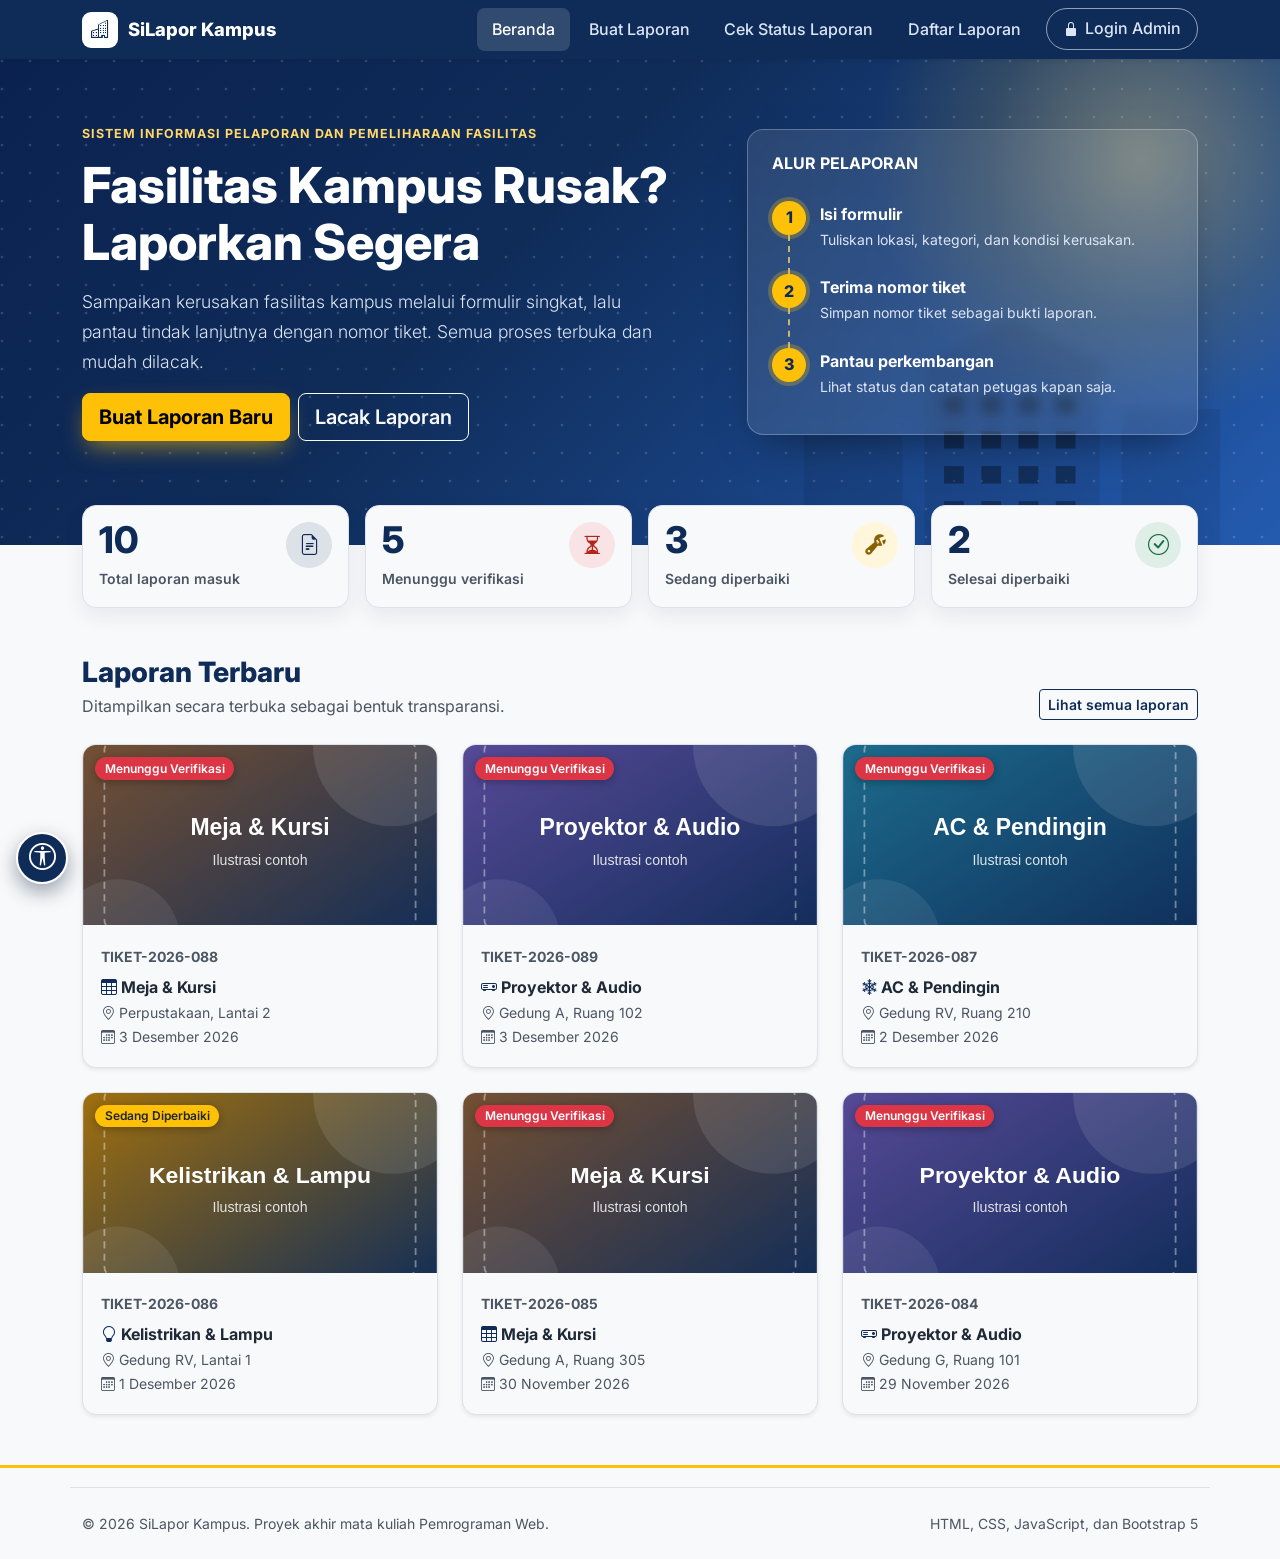
<file: index.html>
<!DOCTYPE html>
<html lang="id">
<head>
  <meta charset="UTF-8">
  <meta name="viewport" content="width=device-width, initial-scale=1">
  <meta name="description" content="SiLapor Kampus: sistem informasi pelaporan dan pemeliharaan fasilitas kampus yang cepat, transparan, dan mudah digunakan.">
  <meta name="theme-color" content="#0F2C59">
  <title>SiLapor Kampus</title>
  <link rel="icon" href="data:image/svg+xml,%3Csvg xmlns='http://www.w3.org/2000/svg' viewBox='0 0 32 32'%3E%3Crect width='32' height='32' rx='7' fill='%230F2C59'/%3E%3Cpath d='M9 22V12l7-5 7 5v10h-4v-6h-6v6z' fill='%23fff'/%3E%3C/svg%3E">
  <link rel="preconnect" href="https://fonts.googleapis.com">
  <link href="https://fonts.googleapis.com/css2?family=Inter:wght@400;500;600;700;800&display=swap" rel="stylesheet">
  <link href="https://cdn.jsdelivr.net/npm/bootstrap@5.3.3/dist/css/bootstrap.min.css" rel="stylesheet">
  <link href="https://cdn.jsdelivr.net/npm/bootstrap-icons@1.11.3/font/bootstrap-icons.min.css" rel="stylesheet">
  <link rel="stylesheet" href="style.css">
</head>
<body>
  <a class="skip" href="#main">Lewati ke konten utama</a>

  <div class="a11y-bar" role="region" aria-label="Pengaturan tampilan">
    <div class="a11y-panel" id="a11yPanel" hidden>
      <span class="a11y-title">Ukuran teks</span>
      <div class="btn-group btn-group-sm" role="group" aria-label="Ukuran teks">
        <button class="btn btn-light" data-size="0" aria-label="Teks normal">A</button>
        <button class="btn btn-light" data-size="1" aria-label="Teks besar">A+</button>
        <button class="btn btn-light" data-size="2" aria-label="Teks sangat besar">A++</button>
      </div>
      <button class="btn btn-light btn-sm" id="hcBtn" aria-pressed="false"><i class="bi bi-circle-half me-1" aria-hidden="true"></i>Kontras tinggi</button>
    </div>
    <button class="a11y-toggle" id="a11yToggle" type="button" aria-expanded="false" aria-controls="a11yPanel" aria-label="Pengaturan tampilan"><i class="bi bi-universal-access-circle" aria-hidden="true"></i></button>
  </div>

  <nav class="navbar navbar-expand-lg navbar-dark sticky-top shadow-sm" aria-label="Navigasi utama">
    <div class="container">
      <a class="brand" href="#/"><span class="brand-mark"><i class="bi bi-buildings" aria-hidden="true"></i></span>SiLapor Kampus</a>
      <button class="navbar-toggler" data-bs-toggle="collapse" data-bs-target="#nv" aria-controls="nv" aria-label="Buka menu"><span class="navbar-toggler-icon"></span></button>
      <div class="collapse navbar-collapse justify-content-end" id="nv">
        <ul class="navbar-nav gap-lg-1 mt-2 mt-lg-0">
          <li class="nav-item"><a class="nav-link" data-r="home" href="#/">Beranda</a></li>
          <li class="nav-item"><a class="nav-link" data-r="lapor" href="#/lapor">Buat Laporan</a></li>
          <li class="nav-item"><a class="nav-link" data-r="lacak" href="#/lacak">Cek Status Laporan</a></li>
          <li class="nav-item"><a class="nav-link" data-r="galeri" href="#/galeri">Daftar Laporan</a></li>
          <li class="nav-item"><a class="nav-link nav-login" data-r="login admin" id="navAdm" href="#/login">Login Admin</a></li>
        </ul>
      </div>
    </div>
  </nav>

  <main id="main" tabindex="-1">

    <!-- BERANDA -->
    <section class="view" id="v-home" aria-labelledby="h-home">
      <header class="hero">
        <div class="container">
          <div class="row align-items-center g-4">
            <div class="col-lg-7">
              <p class="eyebrow">Sistem Informasi Pelaporan dan Pemeliharaan Fasilitas</p>
              <h1 id="h-home">Fasilitas Kampus Rusak? Laporkan Segera</h1>
              <p class="lead my-3">Sampaikan kerusakan fasilitas kampus melalui formulir singkat, lalu pantau tindak lanjutnya dengan nomor tiket. Semua proses terbuka dan mudah dilacak.</p>
              <div class="d-flex flex-wrap gap-2">
                <a href="#/lapor" class="btn btn-warning btn-lg fw-bold">Buat Laporan Baru</a>
                <a href="#/lacak" class="btn btn-outline-light btn-lg fw-semibold">Lacak Laporan</a>
              </div>
            </div>
            <div class="col-lg-5">
              <div class="flow" aria-label="Alur pelaporan">
                <h2 class="h6 text-uppercase fw-bold mb-3">Alur pelaporan</h2>
                <ol class="list-unstyled mb-0">
                  <li><span class="no">1</span><div><b>Isi formulir</b><small>Tuliskan lokasi, kategori, dan kondisi kerusakan.</small></div></li>
                  <li><span class="no">2</span><div><b>Terima nomor tiket</b><small>Simpan nomor tiket sebagai bukti laporan.</small></div></li>
                  <li><span class="no">3</span><div><b>Pantau perkembangan</b><small>Lihat status dan catatan petugas kapan saja.</small></div></li>
                </ol>
              </div>
            </div>
          </div>
        </div>
      </header>
      <div class="container stats">
        <div class="row g-3" id="stats" aria-label="Ringkasan laporan"></div>
      </div>
      <div class="container py-5">
        <div class="d-flex flex-wrap justify-content-between align-items-end gap-2 mb-4">
          <div>
            <h2 class="title h3 mb-1">Laporan Terbaru</h2>
            <p class="text-secondary mb-0">Ditampilkan secara terbuka sebagai bentuk transparansi.</p>
          </div>
          <a href="#/galeri" class="btn btn-outline-navy btn-sm">Lihat semua laporan</a>
        </div>
        <div class="row g-4" id="latest"></div>
      </div>
    </section>

    <!-- DAFTAR LAPORAN -->
    <section class="view" id="v-galeri" aria-labelledby="h-galeri">
      <div class="container py-5">
        <div class="d-flex flex-wrap justify-content-between align-items-end gap-3 mb-4">
          <div>
            <h1 class="title h3 mb-1" id="h-galeri">Daftar Semua Laporan</h1>
            <p class="text-secondary mb-0">Pilih salah satu laporan untuk melihat perkembangannya.</p>
          </div>
          <div class="small text-secondary" id="galCount" aria-live="polite"></div>
        </div>

        <!-- Filter Dropdown: Tanggal, Status, dan Jenis Kategori -->
        <div class="card shadow-sm mb-4">
          <div class="card-body p-3">
            <div class="row g-2 align-items-end">
              <div class="col-sm-6 col-md-4">
                <label class="form-label small fw-semibold mb-1" for="gFilterTgl">Filter Tanggal</label>
                <select class="form-select" id="gFilterTgl">
                  <option value="all">Semua tanggal</option>
                  <option value="today">Hari ini</option>
                  <option value="7">7 hari terakhir</option>
                  <option value="30">30 hari terakhir</option>
                </select>
              </div>
              <div class="col-sm-6 col-md-4">
                <label class="form-label small fw-semibold mb-1" for="gFilterStatus">Filter Status</label>
                <select class="form-select" id="gFilterStatus">
                  <option value="-1">Semua status</option>
                </select>
              </div>
              <div class="col-sm-12 col-md-4">
                <label class="form-label small fw-semibold mb-1" for="gFilterKat">Filter Jenis Kategori</label>
                <select class="form-select" id="gFilterKat">
                  <option value="-1">Semua kategori</option>
                </select>
              </div>
            </div>
          </div>
        </div>

        <div class="row g-4" id="all"></div>
      </div>
    </section>

    <!-- FORMULIR PELAPORAN -->
    <section class="view" id="v-lapor" aria-labelledby="h-lapor">
      <div class="container py-5">
        <div class="row justify-content-center">
          <div class="col-lg-9">
            <div class="card shadow-sm">
              <div class="card-body p-4 p-md-5">
                <h1 class="title h3" id="h-lapor">Formulir Pelaporan</h1>
                <p class="text-secondary mb-1">Isi data dengan lengkap agar laporan dapat segera diverifikasi.</p>
                <p class="small text-secondary mb-4">Kolom bertanda <span class="req" aria-hidden="true">*</span> wajib diisi.</p>
                <form id="form" novalidate class="row g-3">
                  <fieldset class="row g-3 m-0 p-0">
                    <legend class="h6 fw-bold navy mb-0">1. Identitas pelapor</legend>
                    <div class="col-md-6">
                      <label class="form-label" for="nama">Nama lengkap <span class="req" aria-hidden="true">*</span></label>
                      <input class="form-control" id="nama" required minlength="3" autocomplete="name">
                      <div class="invalid-feedback">Nama wajib diisi, minimal 3 huruf.</div>
                    </div>
                    <div class="col-md-6">
                      <label class="form-label" for="nim">NIM atau NIP <span class="req" aria-hidden="true">*</span></label>
                      <input class="form-control" id="nim" required pattern="[0-9]{6,20}" inputmode="numeric">
                      <div class="invalid-feedback">Isi NIM atau NIP dengan angka saja (6 sampai 20 digit).</div>
                    </div>
                    <div class="col-12">
                      <label class="form-label" for="kontak">Email atau nomor WhatsApp <span class="req" aria-hidden="true">*</span></label>
                      <input class="form-control" id="kontak" required autocomplete="email" aria-describedby="kontakH" pattern="([^@\s]+@[^@\s]+\.[^@\s]+)|(\+?[0-9]{9,15})">
                      <div class="form-text" id="kontakH">Contoh: nama@kampus.ac.id atau 081234567890</div>
                      <div class="invalid-feedback">Isi email atau nomor WhatsApp yang valid.</div>
                    </div>
                  </fieldset>

                  <fieldset class="row g-3 m-0 p-0 mt-2">
                    <legend class="h6 fw-bold navy mb-0">2. Lokasi kerusakan</legend>
                    <div class="col-md-6">
                      <label class="form-label" for="gedung">Gedung <span class="req" aria-hidden="true">*</span></label>
                      <select class="form-select" id="gedung" required></select>
                      <div class="invalid-feedback">Pilih gedung.</div>
                    </div>
                    <div class="col-md-6">
                      <label class="form-label" for="ruang">Nomor ruangan atau lantai <span class="req" aria-hidden="true">*</span></label>
                      <input class="form-control" id="ruang" required placeholder="Contoh: Ruang 204, Lantai 2">
                      <div class="invalid-feedback">Isi nomor ruangan atau lantai.</div>
                    </div>
                  </fieldset>

                  <fieldset class="m-0 p-0 mt-2" aria-describedby="katErr">
                    <legend class="h6 fw-bold navy">3. Kategori fasilitas <span class="req" aria-hidden="true">*</span></legend>
                    <div class="row g-2 kat" id="kat"></div>
                    <div class="small text-danger mt-2 d-none" id="katErr" role="alert">Pilih salah satu kategori fasilitas.</div>
                    <div class="mt-3 d-none" id="katLainWrap">
                      <label class="form-label" for="katLain">Sebutkan jenis fasilitas lainnya <span class="req" aria-hidden="true">*</span></label>
                      <input class="form-control" id="katLain" placeholder="Contoh: Papan tulis, Pintu kelas, Dispenser">
                      <div class="invalid-feedback">Isi jenis fasilitas yang dilaporkan.</div>
                    </div>
                  </fieldset>

                  <fieldset class="row g-3 m-0 p-0 mt-2">
                    <legend class="h6 fw-bold navy mb-0">4. Rincian kerusakan</legend>
                    <div class="col-12">
                      <label class="form-label" for="desk">Deskripsi kerusakan <span class="req" aria-hidden="true">*</span></label>
                      <textarea class="form-control" id="desk" rows="4" required minlength="15" maxlength="500" aria-describedby="cnt"></textarea>
                      <div class="invalid-feedback">Deskripsi minimal 15 karakter.</div>
                      <div class="form-text text-end" id="cnt">0 / 500 karakter</div>
                    </div>
                    <div class="col-12">
                      <label class="form-label" for="foto">Foto bukti <span class="text-secondary fw-normal">(opsional, format JPG atau PNG, maksimal 5 MB)</span></label>
                      <input class="form-control" type="file" id="foto" accept=".jpg,.jpeg,.png,image/jpeg,image/png" aria-describedby="fotoErr fotoHint">
                      <div class="small text-danger mt-1 d-none" id="fotoErr" role="alert"></div>

                      <!-- Footer upload: pratinjau, info file, dan tombol hapus -->
                      <div class="foto-box d-none" id="fotoBox">
                        <img id="prev" class="foto-thumb" alt="Pratinjau foto bukti">
                        <div class="foto-info">
                          <div class="fw-semibold text-truncate" id="fotoNama"></div>
                          <div class="small text-secondary" id="fotoUkuran"></div>
                        </div>
                        <button type="button" class="btn btn-outline-danger btn-sm" id="fotoHapus">
                          <i class="bi bi-trash3 me-1" aria-hidden="true"></i>Hapus foto
                        </button>
                      </div>
                      <div class="form-text" id="fotoHint">Salah pilih foto? Tekan "Hapus foto", lalu pilih ulang.</div>
                    </div>
                  </fieldset>

                  <div class="col-12 d-grid mt-3">
                    <button class="btn btn-navy btn-lg" type="submit">Kirim Laporan</button>
                  </div>
                </form>
              </div>
            </div>
          </div>
        </div>
      </div>
    </section>

    <!-- LACAK STATUS -->
    <section class="view" id="v-lacak" aria-labelledby="h-lacak">
      <div class="container py-5">
        <div class="row justify-content-center">
          <div class="col-lg-8">
            <h1 class="title h3" id="h-lacak">Cek Status Laporan</h1>
            <p class="text-secondary">Masukkan nomor tiket yang diterima setelah mengirim laporan.</p>
            <form id="fLacak" class="mb-4" role="search">
              <label class="form-label" for="tk">Nomor tiket</label>
              <div class="input-group input-group-lg">
                <input class="form-control" id="tk" placeholder="Contoh: TIKET-2026-089" autocomplete="off" required>
                <button class="btn btn-navy px-4">Cari</button>
              </div>
            </form>
            <div id="lacakOut" aria-live="polite"></div>
          </div>
        </div>
      </div>
    </section>

    <!-- LOGIN ADMIN -->
    <section class="view" id="v-login" aria-labelledby="h-login">
      <div class="container py-5">
        <div class="login-box card shadow-sm">
          <div class="card-body p-4">
            <div class="text-center mb-3 fs-1 navy"><i class="bi bi-shield-lock" aria-hidden="true"></i></div>
            <h1 class="title h4 text-center mb-1" id="h-login">Login Petugas Sarpras</h1>
            <p class="text-center text-secondary small mb-4">Akun demo: username <b>admin</b>, kata sandi <b>admin123</b></p>
            <div class="alert alert-danger d-none" id="lgErr" role="alert">Username atau kata sandi salah. Silakan coba lagi.</div>
            <form id="fLogin" novalidate>
              <label class="form-label" for="us">Username</label>
              <input class="form-control mb-3" id="us" required autocomplete="username">
              <label class="form-label" for="pw">Kata sandi</label>
              <input class="form-control mb-2" id="pw" type="password" required autocomplete="current-password">
              <div class="form-check mb-4">
                <input class="form-check-input" type="checkbox" id="showPw">
                <label class="form-check-label" for="showPw">Tampilkan kata sandi</label>
              </div>
              <button class="btn btn-navy w-100 btn-lg">Masuk</button>
            </form>
          </div>
        </div>
      </div>
    </section>

    <!-- DASHBOARD ADMIN -->
    <section class="view" id="v-admin" aria-labelledby="h-admin">
      <div class="container py-5">
        <div class="d-flex flex-wrap justify-content-between align-items-center gap-2 mb-4">
          <div>
            <h1 class="title h3 mb-0" id="h-admin">Dashboard Petugas Sarpras</h1>
            <span class="text-secondary">Kelola dan tindak lanjuti laporan yang masuk.</span>
          </div>
          <div class="d-flex gap-2">
            <button class="btn btn-outline-secondary" id="resetBtn">Reset data contoh</button>
            <button class="btn btn-outline-navy" id="logout">Keluar</button>
          </div>
        </div>
        <div class="row g-3 mb-4" id="aStats"></div>
        <div class="card shadow-sm">
          <div class="card-body">
            <div class="row g-2 mb-3">
              <div class="col-md-5">
                <label class="visually-hidden" for="s">Cari laporan</label>
                <input class="form-control" id="s" type="search" placeholder="Cari tiket, nama, atau lokasi">
              </div>
              <div class="col-6 col-md-3">
                <label class="visually-hidden" for="fs">Filter status</label>
                <select class="form-select" id="fs"><option value="-1">Semua status</option></select>
              </div>
              <div class="col-6 col-md-4">
                <label class="visually-hidden" for="fg">Filter gedung</label>
                <select class="form-select" id="fg"><option value="">Semua gedung</option></select>
              </div>
            </div>
            <div class="small text-secondary mb-2" id="rowCount" aria-live="polite"></div>
            <div class="table-responsive">
              <table class="table table-hover mb-0">
                <caption class="visually-hidden">Daftar laporan fasilitas</caption>
                <thead>
                  <tr>
                    <th scope="col">Tiket</th>
                    <th scope="col">Foto</th>
                    <th scope="col">Pelapor</th>
                    <th scope="col">Lokasi</th>
                    <th scope="col">Kategori</th>
                    <th scope="col">Tanggal</th>
                    <th scope="col">Status</th>
                    <th scope="col" class="text-end">Aksi</th>
                  </tr>
                </thead>
                <tbody id="tb"></tbody>
              </table>
            </div>
          </div>
        </div>
      </div>
    </section>
  </main>

  <footer class="container py-4 border-top mt-4">
    <div class="d-flex flex-wrap justify-content-between gap-2 small text-secondary">
      <span>&copy; 2026 SiLapor Kampus. Proyek akhir mata kuliah Pemrograman Web.</span>
      <span>HTML, CSS, JavaScript, dan Bootstrap 5</span>
    </div>
  </footer>

  <!-- MODAL TIKET -->
  <div class="modal fade" id="mTiket" tabindex="-1" aria-labelledby="mtT">
    <div class="modal-dialog modal-dialog-centered">
      <div class="modal-content text-center p-3">
        <div class="modal-body">
          <div class="display-5 text-success"><i class="bi bi-check-circle" aria-hidden="true"></i></div>
          <h2 class="h4 fw-bold mt-2" id="mtT">Laporan berhasil dikirim</h2>
          <p class="text-secondary">Simpan nomor tiket berikut untuk melacak perkembangan laporan.</p>
          <div class="ticket" id="tkNo"></div>
          <div class="d-flex flex-wrap gap-2 justify-content-center mt-4">
            <button class="btn btn-navy" id="cp">Salin nomor tiket</button>
            <a class="btn btn-outline-navy" id="goTrack" href="#/lacak" data-bs-dismiss="modal">Lacak sekarang</a>
          </div>
        </div>
      </div>
    </div>
  </div>

  <!-- MODAL DETAIL -->
  <div class="modal fade" id="mDet" tabindex="-1" aria-labelledby="mdT">
    <div class="modal-dialog modal-lg modal-dialog-scrollable">
      <div class="modal-content">
        <div class="modal-header">
          <h2 class="modal-title h5" id="mdT">Detail Laporan</h2>
          <button class="btn-close" data-bs-dismiss="modal" aria-label="Tutup"></button>
        </div>
        <div class="modal-body" id="mdB"></div>
      </div>
    </div>
  </div>

  <!-- MODAL UPDATE -->
  <div class="modal fade" id="mUpd" tabindex="-1" aria-labelledby="muT">
    <div class="modal-dialog modal-dialog-centered">
      <div class="modal-content">
        <form id="fUpd" novalidate>
          <div class="modal-header">
            <h2 class="modal-title h5" id="muT">Update Status</h2>
            <button type="button" class="btn-close" data-bs-dismiss="modal" aria-label="Tutup"></button>
          </div>
          <div class="modal-body">
            <label class="form-label" for="us2">Status baru</label>
            <select class="form-select mb-3" id="us2"></select>
            <label class="form-label" for="cat">Catatan tindak lanjut <span class="req" aria-hidden="true">*</span></label>
            <textarea class="form-control mb-1" id="cat" rows="3" required placeholder="Contoh: Teknisi sedang mengecek freon AC"></textarea>
            <div class="invalid-feedback">Catatan wajib diisi.</div>
            <label class="form-label mt-3" for="fs2">Foto bukti setelah diperbaiki <span class="text-secondary fw-normal">(opsional)</span></label>
            <input class="form-control" type="file" id="fs2" accept=".jpg,.jpeg,.png,image/jpeg,image/png">
            <div class="foto-box d-none" id="fs2Box">
              <div class="foto-info small text-secondary text-truncate" id="fs2Nama"></div>
              <button type="button" class="btn btn-outline-danger btn-sm" id="fs2Hapus">
                <i class="bi bi-trash3 me-1" aria-hidden="true"></i>Hapus foto
              </button>
            </div>
          </div>
          <div class="modal-footer">
            <button type="button" class="btn btn-light" data-bs-dismiss="modal">Batal</button>
            <button class="btn btn-navy">Simpan perubahan</button>
          </div>
        </form>
      </div>
    </div>
  </div>

  <!-- MODAL HAPUS -->
  <div class="modal fade" id="mDel" tabindex="-1" aria-labelledby="mxT">
    <div class="modal-dialog modal-dialog-centered">
      <div class="modal-content">
        <div class="modal-header">
          <h2 class="modal-title h5" id="mxT">Hapus laporan</h2>
          <button class="btn-close" data-bs-dismiss="modal" aria-label="Tutup"></button>
        </div>
        <div class="modal-body" id="mxB"></div>
        <div class="modal-footer">
          <button class="btn btn-light" data-bs-dismiss="modal">Batal</button>
          <button class="btn btn-danger" id="delOk">Ya, hapus</button>
        </div>
      </div>
    </div>
  </div>

  <!-- TOAST -->
  <div class="toast-container position-fixed bottom-0 end-0 p-3">
    <div id="toast" class="toast text-bg-dark" role="status" aria-live="polite" aria-atomic="true">
      <div class="toast-body" id="tm"></div>
    </div>
  </div>

  <script src="https://cdn.jsdelivr.net/npm/bootstrap@5.3.3/dist/js/bootstrap.bundle.min.js"></script>
  <script src="script.js"></script>
</body>
</html>
</file>
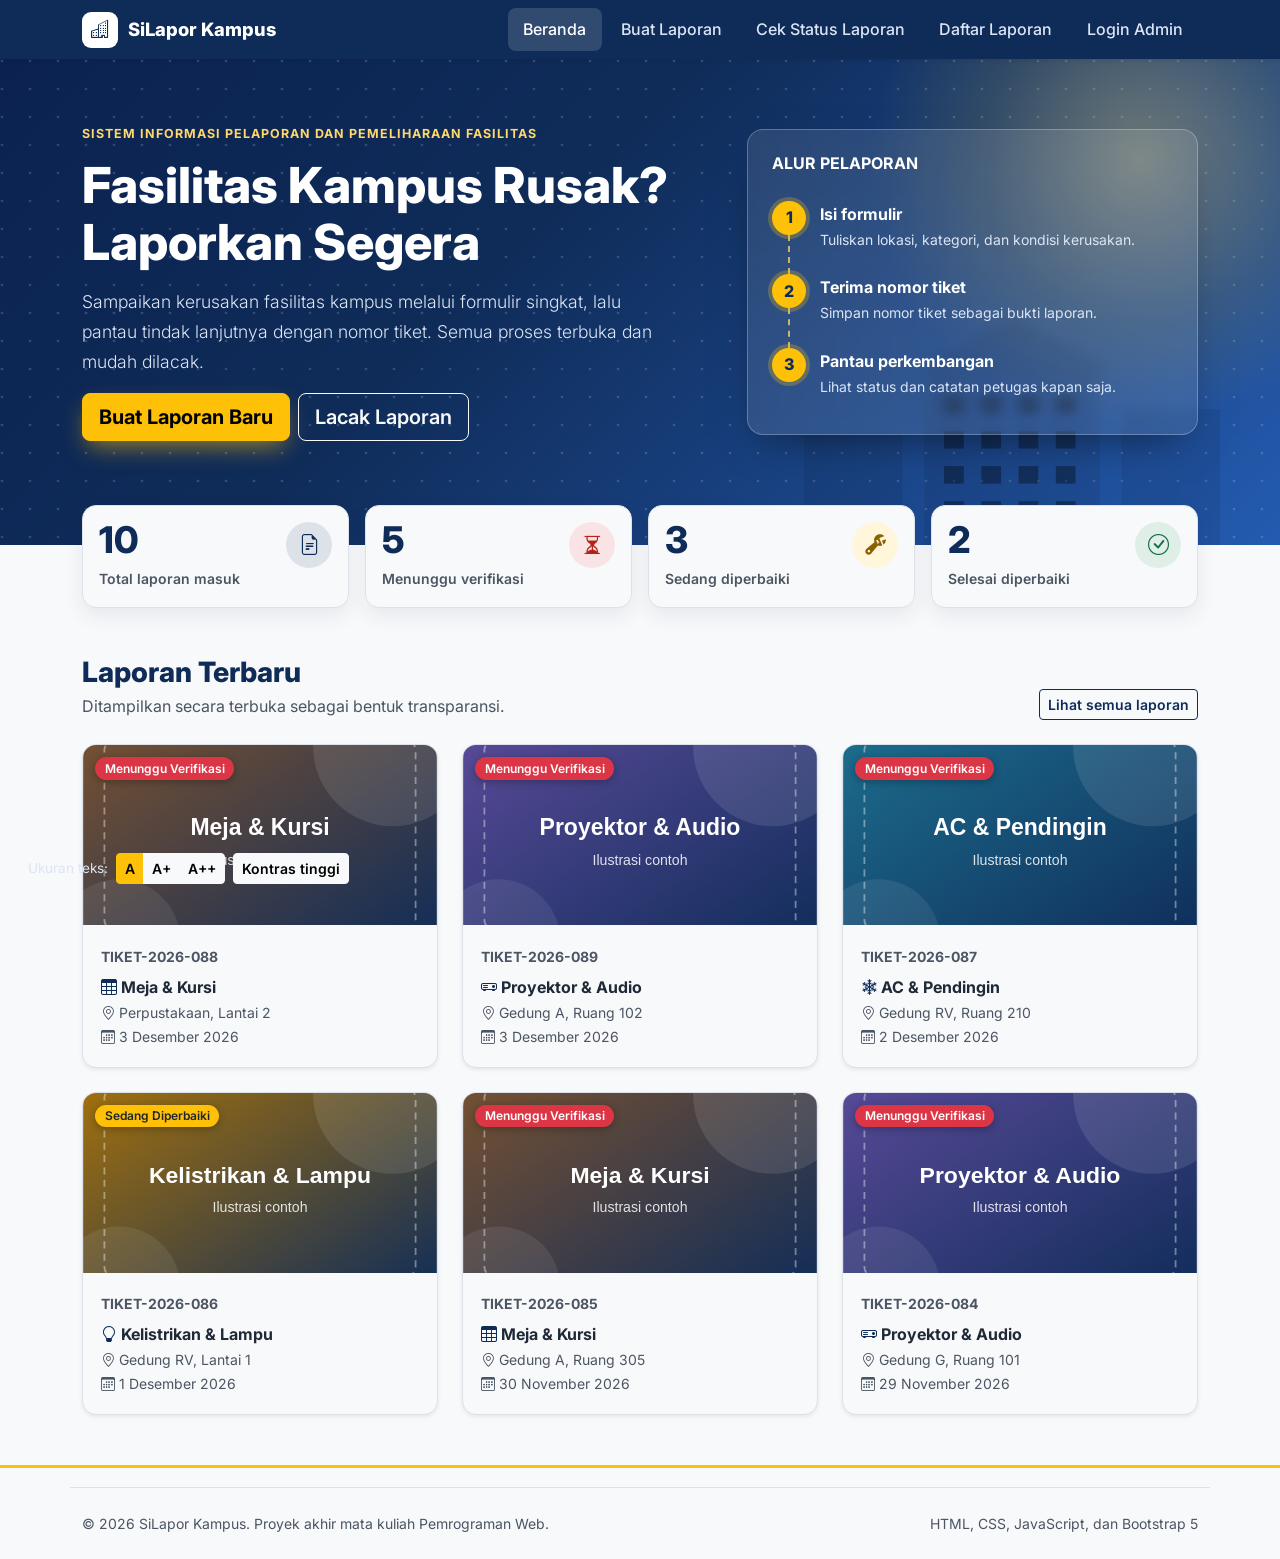
<file: index (2).html>
<!DOCTYPE html>
<html lang="id">
<head>
  <meta charset="UTF-8">
  <meta name="viewport" content="width=device-width, initial-scale=1">
  <meta name="description" content="SiLapor Kampus: sistem informasi pelaporan dan pemeliharaan fasilitas kampus yang cepat, transparan, dan mudah digunakan.">
  <meta name="theme-color" content="#0F2C59">
  <title>SiLapor Kampus</title>
  <link rel="icon" href="data:image/svg+xml,%3Csvg xmlns='http://www.w3.org/2000/svg' viewBox='0 0 32 32'%3E%3Crect width='32' height='32' rx='7' fill='%230F2C59'/%3E%3Cpath d='M9 22V12l7-5 7 5v10h-4v-6h-6v6z' fill='%23fff'/%3E%3C/svg%3E">
  <link rel="preconnect" href="https://fonts.googleapis.com">
  <link href="https://fonts.googleapis.com/css2?family=Inter:wght@400;500;600;700;800&display=swap" rel="stylesheet">
  <link href="https://cdn.jsdelivr.net/npm/bootstrap@5.3.3/dist/css/bootstrap.min.css" rel="stylesheet">
  <link href="https://cdn.jsdelivr.net/npm/bootstrap-icons@1.11.3/font/bootstrap-icons.min.css" rel="stylesheet">
  <link rel="stylesheet" href="style.css">
</head>
<body>
  <a class="skip" href="#main">Lewati ke konten utama</a>

  <div class="a11y-bar" role="region" aria-label="Pengaturan tampilan">
    <div class="container d-flex flex-wrap justify-content-end align-items-center gap-2">
      <span>Ukuran teks:</span>
      <div class="btn-group btn-group-sm" role="group" aria-label="Ukuran teks">
        <button class="btn btn-light" data-size="0" aria-label="Teks normal">A</button>
        <button class="btn btn-light" data-size="1" aria-label="Teks besar">A+</button>
        <button class="btn btn-light" data-size="2" aria-label="Teks sangat besar">A++</button>
      </div>
      <button class="btn btn-light btn-sm" id="hcBtn" aria-pressed="false">Kontras tinggi</button>
    </div>
  </div>

  <nav class="navbar navbar-expand-lg navbar-dark sticky-top shadow-sm" aria-label="Navigasi utama">
    <div class="container">
      <a class="brand" href="#/"><span class="brand-mark"><i class="bi bi-buildings" aria-hidden="true"></i></span>SiLapor Kampus</a>
      <button class="navbar-toggler" data-bs-toggle="collapse" data-bs-target="#nv" aria-controls="nv" aria-label="Buka menu"><span class="navbar-toggler-icon"></span></button>
      <div class="collapse navbar-collapse justify-content-end" id="nv">
        <ul class="navbar-nav gap-lg-1 mt-2 mt-lg-0">
          <li class="nav-item"><a class="nav-link" data-r="home" href="#/">Beranda</a></li>
          <li class="nav-item"><a class="nav-link" data-r="lapor" href="#/lapor">Buat Laporan</a></li>
          <li class="nav-item"><a class="nav-link" data-r="lacak" href="#/lacak">Cek Status Laporan</a></li>
          <li class="nav-item"><a class="nav-link" data-r="galeri" href="#/galeri">Daftar Laporan</a></li>
          <li class="nav-item"><a class="nav-link" data-r="login admin" id="navAdm" href="#/login">Login Admin</a></li>
        </ul>
      </div>
    </div>
  </nav>

  <main id="main" tabindex="-1">

    <!-- BERANDA -->
    <section class="view" id="v-home" aria-labelledby="h-home">
      <header class="hero">
        <div class="container">
          <div class="row align-items-center g-4">
            <div class="col-lg-7">
              <p class="eyebrow">Sistem Informasi Pelaporan dan Pemeliharaan Fasilitas</p>
              <h1 id="h-home">Fasilitas Kampus Rusak? Laporkan Segera</h1>
              <p class="lead my-3">Sampaikan kerusakan fasilitas kampus melalui formulir singkat, lalu pantau tindak lanjutnya dengan nomor tiket. Semua proses terbuka dan mudah dilacak.</p>
              <div class="d-flex flex-wrap gap-2">
                <a href="#/lapor" class="btn btn-warning btn-lg fw-bold">Buat Laporan Baru</a>
                <a href="#/lacak" class="btn btn-outline-light btn-lg fw-semibold">Lacak Laporan</a>
              </div>
            </div>
            <div class="col-lg-5">
              <div class="flow" aria-label="Alur pelaporan">
                <h2 class="h6 text-uppercase fw-bold mb-3">Alur pelaporan</h2>
                <ol class="list-unstyled mb-0">
                  <li><span class="no">1</span><div><b>Isi formulir</b><small>Tuliskan lokasi, kategori, dan kondisi kerusakan.</small></div></li>
                  <li><span class="no">2</span><div><b>Terima nomor tiket</b><small>Simpan nomor tiket sebagai bukti laporan.</small></div></li>
                  <li><span class="no">3</span><div><b>Pantau perkembangan</b><small>Lihat status dan catatan petugas kapan saja.</small></div></li>
                </ol>
              </div>
            </div>
          </div>
        </div>
      </header>
      <div class="container stats">
        <div class="row g-3" id="stats" aria-label="Ringkasan laporan"></div>
      </div>
      <div class="container py-5">
        <div class="d-flex flex-wrap justify-content-between align-items-end gap-2 mb-4">
          <div>
            <h2 class="title h3 mb-1">Laporan Terbaru</h2>
            <p class="text-secondary mb-0">Ditampilkan secara terbuka sebagai bentuk transparansi.</p>
          </div>
          <a href="#/galeri" class="btn btn-outline-navy btn-sm">Lihat semua laporan</a>
        </div>
        <div class="row g-4" id="latest"></div>
      </div>
    </section>

    <!-- DAFTAR LAPORAN -->
    <section class="view" id="v-galeri" aria-labelledby="h-galeri">
      <div class="container py-5">
        <div class="d-flex flex-wrap justify-content-between align-items-end gap-3 mb-4">
          <div>
            <h1 class="title h3 mb-1" id="h-galeri">Daftar Semua Laporan</h1>
            <p class="text-secondary mb-0">Pilih salah satu laporan untuk melihat perkembangannya.</p>
          </div>
          <div class="small text-secondary" id="galCount" aria-live="polite"></div>
        </div>

        <!-- Filter Dropdown: Tanggal, Status, dan Jenis Kategori -->
        <div class="card shadow-sm mb-4">
          <div class="card-body p-3">
            <div class="row g-2 align-items-end">
              <div class="col-sm-6 col-md-4">
                <label class="form-label small fw-semibold mb-1" for="gFilterTgl">Filter Tanggal</label>
                <select class="form-select" id="gFilterTgl">
                  <option value="all">Semua tanggal</option>
                  <option value="today">Hari ini</option>
                  <option value="7">7 hari terakhir</option>
                  <option value="30">30 hari terakhir</option>
                </select>
              </div>
              <div class="col-sm-6 col-md-4">
                <label class="form-label small fw-semibold mb-1" for="gFilterStatus">Filter Status</label>
                <select class="form-select" id="gFilterStatus">
                  <option value="-1">Semua status</option>
                </select>
              </div>
              <div class="col-sm-12 col-md-4">
                <label class="form-label small fw-semibold mb-1" for="gFilterKat">Filter Jenis Kategori</label>
                <select class="form-select" id="gFilterKat">
                  <option value="-1">Semua kategori</option>
                </select>
              </div>
            </div>
          </div>
        </div>

        <div class="row g-4" id="all"></div>
      </div>
    </section>

    <!-- FORMULIR PELAPORAN -->
    <section class="view" id="v-lapor" aria-labelledby="h-lapor">
      <div class="container py-5">
        <div class="row justify-content-center">
          <div class="col-lg-9">
            <div class="card shadow-sm">
              <div class="card-body p-4 p-md-5">
                <h1 class="title h3" id="h-lapor">Formulir Pelaporan</h1>
                <p class="text-secondary mb-1">Isi data dengan lengkap agar laporan dapat segera diverifikasi.</p>
                <p class="small text-secondary mb-4">Kolom bertanda <span class="req" aria-hidden="true">*</span> wajib diisi.</p>
                <form id="form" novalidate class="row g-3">
                  <fieldset class="row g-3 m-0 p-0">
                    <legend class="h6 fw-bold navy mb-0">1. Identitas pelapor</legend>
                    <div class="col-md-6">
                      <label class="form-label" for="nama">Nama lengkap <span class="req" aria-hidden="true">*</span></label>
                      <input class="form-control" id="nama" required minlength="3" autocomplete="name">
                      <div class="invalid-feedback">Nama wajib diisi, minimal 3 huruf.</div>
                    </div>
                    <div class="col-md-6">
                      <label class="form-label" for="nim">NIM atau NIP <span class="req" aria-hidden="true">*</span></label>
                      <input class="form-control" id="nim" required pattern="[0-9]{6,20}" inputmode="numeric">
                      <div class="invalid-feedback">Isi NIM atau NIP dengan angka saja (6 sampai 20 digit).</div>
                    </div>
                    <div class="col-12">
                      <label class="form-label" for="kontak">Email atau nomor WhatsApp <span class="req" aria-hidden="true">*</span></label>
                      <input class="form-control" id="kontak" required autocomplete="email" aria-describedby="kontakH" pattern="([^@\s]+@[^@\s]+\.[^@\s]+)|(\+?[0-9]{9,15})">
                      <div class="form-text" id="kontakH">Contoh: nama@kampus.ac.id atau 081234567890</div>
                      <div class="invalid-feedback">Isi email atau nomor WhatsApp yang valid.</div>
                    </div>
                  </fieldset>

                  <fieldset class="row g-3 m-0 p-0 mt-2">
                    <legend class="h6 fw-bold navy mb-0">2. Lokasi kerusakan</legend>
                    <div class="col-md-6">
                      <label class="form-label" for="gedung">Gedung <span class="req" aria-hidden="true">*</span></label>
                      <select class="form-select" id="gedung" required></select>
                      <div class="invalid-feedback">Pilih gedung.</div>
                    </div>
                    <div class="col-md-6">
                      <label class="form-label" for="ruang">Nomor ruangan atau lantai <span class="req" aria-hidden="true">*</span></label>
                      <input class="form-control" id="ruang" required placeholder="Contoh: Ruang 204, Lantai 2">
                      <div class="invalid-feedback">Isi nomor ruangan atau lantai.</div>
                    </div>
                  </fieldset>

                  <fieldset class="m-0 p-0 mt-2" aria-describedby="katErr">
                    <legend class="h6 fw-bold navy">3. Kategori fasilitas <span class="req" aria-hidden="true">*</span></legend>
                    <div class="row g-2 kat" id="kat"></div>
                    <div class="small text-danger mt-2 d-none" id="katErr" role="alert">Pilih salah satu kategori fasilitas.</div>
                    <div class="mt-3 d-none" id="katLainWrap">
                      <label class="form-label" for="katLain">Sebutkan jenis fasilitas lainnya <span class="req" aria-hidden="true">*</span></label>
                      <input class="form-control" id="katLain" placeholder="Contoh: Papan tulis, Pintu kelas, Dispenser">
                      <div class="invalid-feedback">Isi jenis fasilitas yang dilaporkan.</div>
                    </div>
                  </fieldset>

                  <fieldset class="row g-3 m-0 p-0 mt-2">
                    <legend class="h6 fw-bold navy mb-0">4. Rincian kerusakan</legend>
                    <div class="col-12">
                      <label class="form-label" for="desk">Deskripsi kerusakan <span class="req" aria-hidden="true">*</span></label>
                      <textarea class="form-control" id="desk" rows="4" required minlength="15" maxlength="500" aria-describedby="cnt"></textarea>
                      <div class="invalid-feedback">Deskripsi minimal 15 karakter.</div>
                      <div class="form-text text-end" id="cnt">0 / 500 karakter</div>
                    </div>
                    <div class="col-12">
                      <label class="form-label" for="foto">Foto bukti <span class="text-secondary fw-normal">(opsional, format JPG atau PNG, maksimal 5 MB)</span></label>
                      <input class="form-control" type="file" id="foto" accept=".jpg,.jpeg,.png,image/jpeg,image/png" aria-describedby="fotoErr fotoHint">
                      <div class="small text-danger mt-1 d-none" id="fotoErr" role="alert"></div>

                      <!-- Footer upload: pratinjau, info file, dan tombol hapus -->
                      <div class="foto-box d-none" id="fotoBox">
                        <img id="prev" class="foto-thumb" alt="Pratinjau foto bukti">
                        <div class="foto-info">
                          <div class="fw-semibold text-truncate" id="fotoNama"></div>
                          <div class="small text-secondary" id="fotoUkuran"></div>
                        </div>
                        <button type="button" class="btn btn-outline-danger btn-sm" id="fotoHapus">
                          <i class="bi bi-trash3 me-1" aria-hidden="true"></i>Hapus foto
                        </button>
                      </div>
                      <div class="form-text" id="fotoHint">Salah pilih foto? Tekan "Hapus foto", lalu pilih ulang.</div>
                    </div>
                  </fieldset>

                  <div class="col-12 d-grid mt-3">
                    <button class="btn btn-navy btn-lg" type="submit">Kirim Laporan</button>
                  </div>
                </form>
              </div>
            </div>
          </div>
        </div>
      </div>
    </section>

    <!-- LACAK STATUS -->
    <section class="view" id="v-lacak" aria-labelledby="h-lacak">
      <div class="container py-5">
        <div class="row justify-content-center">
          <div class="col-lg-8">
            <h1 class="title h3" id="h-lacak">Cek Status Laporan</h1>
            <p class="text-secondary">Masukkan nomor tiket yang diterima setelah mengirim laporan.</p>
            <form id="fLacak" class="mb-4" role="search">
              <label class="form-label" for="tk">Nomor tiket</label>
              <div class="input-group input-group-lg">
                <input class="form-control" id="tk" placeholder="Contoh: TIKET-2026-089" autocomplete="off" required>
                <button class="btn btn-navy px-4">Cari</button>
              </div>
            </form>
            <div id="lacakOut" aria-live="polite"></div>
          </div>
        </div>
      </div>
    </section>

    <!-- LOGIN ADMIN -->
    <section class="view" id="v-login" aria-labelledby="h-login">
      <div class="container py-5">
        <div class="login-box card shadow-sm">
          <div class="card-body p-4">
            <div class="text-center mb-3 fs-1 navy"><i class="bi bi-shield-lock" aria-hidden="true"></i></div>
            <h1 class="title h4 text-center mb-1" id="h-login">Login Petugas Sarpras</h1>
            <p class="text-center text-secondary small mb-4">Akun demo: username <b>admin</b>, kata sandi <b>admin123</b></p>
            <div class="alert alert-danger d-none" id="lgErr" role="alert">Username atau kata sandi salah. Silakan coba lagi.</div>
            <form id="fLogin" novalidate>
              <label class="form-label" for="us">Username</label>
              <input class="form-control mb-3" id="us" required autocomplete="username">
              <label class="form-label" for="pw">Kata sandi</label>
              <input class="form-control mb-2" id="pw" type="password" required autocomplete="current-password">
              <div class="form-check mb-4">
                <input class="form-check-input" type="checkbox" id="showPw">
                <label class="form-check-label" for="showPw">Tampilkan kata sandi</label>
              </div>
              <button class="btn btn-navy w-100 btn-lg">Masuk</button>
            </form>
          </div>
        </div>
      </div>
    </section>

    <!-- DASHBOARD ADMIN -->
    <section class="view" id="v-admin" aria-labelledby="h-admin">
      <div class="container py-5">
        <div class="d-flex flex-wrap justify-content-between align-items-center gap-2 mb-4">
          <div>
            <h1 class="title h3 mb-0" id="h-admin">Dashboard Petugas Sarpras</h1>
            <span class="text-secondary">Kelola dan tindak lanjuti laporan yang masuk.</span>
          </div>
          <div class="d-flex gap-2">
            <button class="btn btn-outline-secondary" id="resetBtn">Reset data contoh</button>
            <button class="btn btn-outline-navy" id="logout">Keluar</button>
          </div>
        </div>
        <div class="row g-3 mb-4" id="aStats"></div>
        <div class="card shadow-sm">
          <div class="card-body">
            <div class="row g-2 mb-3">
              <div class="col-md-5">
                <label class="visually-hidden" for="s">Cari laporan</label>
                <input class="form-control" id="s" type="search" placeholder="Cari tiket, nama, atau lokasi">
              </div>
              <div class="col-6 col-md-3">
                <label class="visually-hidden" for="fs">Filter status</label>
                <select class="form-select" id="fs"><option value="-1">Semua status</option></select>
              </div>
              <div class="col-6 col-md-4">
                <label class="visually-hidden" for="fg">Filter gedung</label>
                <select class="form-select" id="fg"><option value="">Semua gedung</option></select>
              </div>
            </div>
            <div class="small text-secondary mb-2" id="rowCount" aria-live="polite"></div>
            <div class="table-responsive">
              <table class="table table-hover mb-0">
                <caption class="visually-hidden">Daftar laporan fasilitas</caption>
                <thead>
                  <tr>
                    <th scope="col">Tiket</th>
                    <th scope="col">Foto</th>
                    <th scope="col">Pelapor</th>
                    <th scope="col">Lokasi</th>
                    <th scope="col">Kategori</th>
                    <th scope="col">Tanggal</th>
                    <th scope="col">Status</th>
                    <th scope="col" class="text-end">Aksi</th>
                  </tr>
                </thead>
                <tbody id="tb"></tbody>
              </table>
            </div>
          </div>
        </div>
      </div>
    </section>
  </main>

  <footer class="container py-4 border-top mt-4">
    <div class="d-flex flex-wrap justify-content-between gap-2 small text-secondary">
      <span>&copy; 2026 SiLapor Kampus. Proyek akhir mata kuliah Pemrograman Web.</span>
      <span>HTML, CSS, JavaScript, dan Bootstrap 5</span>
    </div>
  </footer>

  <!-- MODAL TIKET -->
  <div class="modal fade" id="mTiket" tabindex="-1" aria-labelledby="mtT">
    <div class="modal-dialog modal-dialog-centered">
      <div class="modal-content text-center p-3">
        <div class="modal-body">
          <div class="display-5 text-success"><i class="bi bi-check-circle" aria-hidden="true"></i></div>
          <h2 class="h4 fw-bold mt-2" id="mtT">Laporan berhasil dikirim</h2>
          <p class="text-secondary">Simpan nomor tiket berikut untuk melacak perkembangan laporan.</p>
          <div class="ticket" id="tkNo"></div>
          <div class="d-flex flex-wrap gap-2 justify-content-center mt-4">
            <button class="btn btn-navy" id="cp">Salin nomor tiket</button>
            <a class="btn btn-outline-navy" id="goTrack" href="#/lacak" data-bs-dismiss="modal">Lacak sekarang</a>
          </div>
        </div>
      </div>
    </div>
  </div>

  <!-- MODAL DETAIL -->
  <div class="modal fade" id="mDet" tabindex="-1" aria-labelledby="mdT">
    <div class="modal-dialog modal-lg modal-dialog-scrollable">
      <div class="modal-content">
        <div class="modal-header">
          <h2 class="modal-title h5" id="mdT">Detail Laporan</h2>
          <button class="btn-close" data-bs-dismiss="modal" aria-label="Tutup"></button>
        </div>
        <div class="modal-body" id="mdB"></div>
      </div>
    </div>
  </div>

  <!-- MODAL UPDATE -->
  <div class="modal fade" id="mUpd" tabindex="-1" aria-labelledby="muT">
    <div class="modal-dialog modal-dialog-centered">
      <div class="modal-content">
        <form id="fUpd" novalidate>
          <div class="modal-header">
            <h2 class="modal-title h5" id="muT">Update Status</h2>
            <button type="button" class="btn-close" data-bs-dismiss="modal" aria-label="Tutup"></button>
          </div>
          <div class="modal-body">
            <label class="form-label" for="us2">Status baru</label>
            <select class="form-select mb-3" id="us2"></select>
            <label class="form-label" for="cat">Catatan tindak lanjut <span class="req" aria-hidden="true">*</span></label>
            <textarea class="form-control mb-1" id="cat" rows="3" required placeholder="Contoh: Teknisi sedang mengecek freon AC"></textarea>
            <div class="invalid-feedback">Catatan wajib diisi.</div>
            <label class="form-label mt-3" for="fs2">Foto bukti setelah diperbaiki <span class="text-secondary fw-normal">(opsional)</span></label>
            <input class="form-control" type="file" id="fs2" accept=".jpg,.jpeg,.png,image/jpeg,image/png">
            <div class="foto-box d-none" id="fs2Box">
              <div class="foto-info small text-secondary text-truncate" id="fs2Nama"></div>
              <button type="button" class="btn btn-outline-danger btn-sm" id="fs2Hapus">
                <i class="bi bi-trash3 me-1" aria-hidden="true"></i>Hapus foto
              </button>
            </div>
          </div>
          <div class="modal-footer">
            <button type="button" class="btn btn-light" data-bs-dismiss="modal">Batal</button>
            <button class="btn btn-navy">Simpan perubahan</button>
          </div>
        </form>
      </div>
    </div>
  </div>

  <!-- MODAL HAPUS -->
  <div class="modal fade" id="mDel" tabindex="-1" aria-labelledby="mxT">
    <div class="modal-dialog modal-dialog-centered">
      <div class="modal-content">
        <div class="modal-header">
          <h2 class="modal-title h5" id="mxT">Hapus laporan</h2>
          <button class="btn-close" data-bs-dismiss="modal" aria-label="Tutup"></button>
        </div>
        <div class="modal-body" id="mxB"></div>
        <div class="modal-footer">
          <button class="btn btn-light" data-bs-dismiss="modal">Batal</button>
          <button class="btn btn-danger" id="delOk">Ya, hapus</button>
        </div>
      </div>
    </div>
  </div>

  <!-- TOAST -->
  <div class="toast-container position-fixed bottom-0 end-0 p-3">
    <div id="toast" class="toast text-bg-dark" role="status" aria-live="polite" aria-atomic="true">
      <div class="toast-body" id="tm"></div>
    </div>
  </div>

  <script src="https://cdn.jsdelivr.net/npm/bootstrap@5.3.3/dist/js/bootstrap.bundle.min.js"></script>
  <script src="script.js"></script>
</body>
</html>
</file>
<file: style.css>
/* SiLapor Kampus - gaya khusus di atas Bootstrap 5 */
:root {
  --navy: #0F2C59;
  --navy2: #1B4283;
  --bg: #F8F9FA;
  --ink: #1F2937;
  --muted: #4B5563;
  --line: #DDE2EA;
  --bs-body-font-family: 'Inter', system-ui, -apple-system, 'Segoe UI', sans-serif;
  --bs-body-bg: var(--bg);
  --bs-body-color: var(--ink);
  --bs-secondary-color: var(--muted);
}

html { font-size: 100%; }
html.t1 { font-size: 112.5%; }
html.t2 { font-size: 125%; }
body { line-height: 1.7; }

.text-secondary { color: var(--muted) !important; }
.navy { color: var(--navy); }
.req { color: #B42318; font-weight: 700; }

:focus-visible {
  outline: 3px solid #FFC107 !important;
  outline-offset: 2px;
}

.skip {
  position: absolute;
  left: -999px;
  top: 0;
  background: #fff;
  color: var(--navy);
  padding: .6rem 1rem;
  z-index: 3000;
  font-weight: 600;
}
.skip:focus { left: 8px; top: 8px; }
main:focus { outline: none; }

.a11y-bar {
  background: #081B3A;
  color: #DCE5F5;
  font-size: .85rem;
  padding: .35rem 0;
}
.a11y-bar .btn { font-weight: 600; }
.a11y-bar .btn.on { background: #FFC107; border-color: #FFC107; }

.navbar { background: var(--navy); }
.navbar .nav-link {
  color: #DCE5F5;
  font-weight: 500;
  border-radius: 8px;
  padding: .5rem .95rem !important;
}
.navbar .nav-link:hover,
.navbar .nav-link.active {
  color: #fff;
  background: rgba(255, 255, 255, .14);
}

.brand {
  font-weight: 800;
  color: #fff;
  display: flex;
  align-items: center;
  gap: .65rem;
  text-decoration: none;
  font-size: 1.15rem;
}
.brand-mark {
  background: #fff;
  color: var(--navy);
  width: 36px;
  height: 36px;
  border-radius: 9px;
  display: grid;
  place-items: center;
}

.btn-navy {
  background: var(--navy);
  color: #fff;
  font-weight: 600;
  border: 1px solid var(--navy);
}
.btn-navy:hover,
.btn-navy:focus {
  background: var(--navy2);
  color: #fff;
}

.btn-outline-navy {
  border: 1.5px solid var(--navy);
  color: var(--navy);
  font-weight: 600;
}
.btn-outline-navy:hover {
  background: var(--navy);
  color: #fff;
}

.hero {
  background: linear-gradient(135deg, var(--navy), var(--navy2));
  color: #fff;
  padding: 4rem 0 6.5rem;
}
.hero h1 {
  font-weight: 800;
  font-size: clamp(2rem, 4.5vw, 3.1rem);
  line-height: 1.15;
}
.hero .lead {
  color: #DCE5F5;
  max-width: 54ch;
  font-size: 1.1rem;
}

.eyebrow {
  text-transform: uppercase;
  letter-spacing: .08em;
  font-size: .78rem;
  font-weight: 700;
  color: #FFD76A;
  margin-bottom: .8rem;
}

.flow {
  background: rgba(255, 255, 255, .1);
  border: 1px solid rgba(255, 255, 255, .25);
  border-radius: 16px;
  padding: 1.5rem;
}
.flow li {
  display: flex;
  gap: .9rem;
  padding: .7rem 0;
}
.flow li + li { border-top: 1px solid rgba(255, 255, 255, .18); }
.flow .no {
  flex: none;
  width: 34px;
  height: 34px;
  border-radius: 50%;
  background: #FFC107;
  color: var(--navy);
  font-weight: 800;
  display: grid;
  place-items: center;
}
.flow small {
  display: block;
  color: #DCE5F5;
}

.stats {
  margin-top: -3.5rem;
  position: relative;
}
.metric {
  border: 0;
  border-radius: 14px;
  border-top: 4px solid var(--c);
}
.metric .n {
  font-size: 2.3rem;
  font-weight: 800;
  color: var(--navy);
  line-height: 1;
}

.card {
  border: 1px solid var(--line);
  border-radius: 14px;
}
.title {
  font-weight: 800;
  color: var(--navy);
}

.gal {
  transition: transform .2s, box-shadow .2s;
  cursor: pointer;
  overflow: hidden;
}
.gal:hover,
.gal:focus-visible {
  transform: translateY(-3px);
  box-shadow: 0 .75rem 1.5rem rgba(15, 44, 89, .15) !important;
}
.gal img {
  height: 180px;
  object-fit: cover;
  width: 100%;
  background: #E5E9F0;
}

.kat input {
  position: absolute;
  opacity: 0;
}
.kat label {
  display: flex;
  flex-direction: column;
  align-items: center;
  gap: .35rem;
  border: 1.5px solid #C5CCD8;
  border-radius: 12px;
  padding: .8rem .4rem;
  cursor: pointer;
  font-size: .85rem;
  font-weight: 600;
  text-align: center;
  height: 100%;
  background: #fff;
}
.kat label i {
  font-size: 1.6rem;
  color: var(--navy);
}
.kat label:hover { border-color: var(--navy2); }
.kat input:checked + label {
  border-color: var(--navy);
  background: #E8EEFA;
  color: var(--navy);
  box-shadow: 0 0 0 3px rgba(15, 44, 89, .18);
}
.kat input:focus-visible + label { outline: 3px solid #FFC107; }

.form-control,
.form-select {
  border-color: #A9B3C2;
  padding: .65rem .85rem;
}
.form-control:focus,
.form-select:focus {
  border-color: var(--navy2);
  box-shadow: 0 0 0 .22rem rgba(27, 66, 131, .22);
}
legend {
  float: none;
  width: auto;
}

/* Footer upload foto */
.foto-box {
  display: flex;
  align-items: center;
  flex-wrap: wrap;
  gap: .9rem;
  margin-top: .75rem;
  padding: .7rem;
  background: #fff;
  border: 1.5px dashed #A9B3C2;
  border-radius: 12px;
}
.foto-thumb {
  width: 96px;
  height: 72px;
  object-fit: cover;
  border-radius: 8px;
  flex: none;
  background: #E5E9F0;
}
.foto-info {
  flex: 1;
  min-width: 0;
}

.ticket {
  background: #F1F4F9;
  border: 1px dashed var(--navy);
  border-radius: 12px;
  padding: 1rem;
  font-size: 1.6rem;
  font-weight: 800;
  color: var(--navy);
  letter-spacing: .05em;
  word-break: break-all;
}

.tl {
  list-style: none;
  margin: 0;
  padding: 0;
}
.tl li {
  position: relative;
  padding: 0 0 1.3rem 2rem;
  border-left: 2px solid #C5CCD8;
  margin-left: .6rem;
}
.tl li:last-child { border-color: transparent; }
.tl li:before {
  content: "";
  position: absolute;
  left: -9px;
  top: 3px;
  width: 16px;
  height: 16px;
  border-radius: 50%;
  background: var(--c);
  border: 3px solid #fff;
  box-shadow: 0 0 0 2px var(--c);
}

.table thead th {
  background: #EAEFF7;
  color: var(--navy);
  font-size: .85rem;
  white-space: nowrap;
}
.table td { vertical-align: middle; }
.mini {
  width: 56px;
  height: 42px;
  object-fit: cover;
  border-radius: 6px;
  background: #E5E9F0;
}
.login-box {
  max-width: 440px;
  margin: 0 auto;
}
.badge {
  font-weight: 600;
  padding: .45em .8em;
}

.view { display: none; }
.view.on {
  display: block;
  animation: fi .3s;
}
@keyframes fi {
  from {
    opacity: 0;
    transform: translateY(6px);
  }
}

/* Kontras tinggi */
.hc {
  --bs-body-bg: #fff;
  --ink: #000;
  --muted: #000;
  --line: #000;
}
.hc .navbar,
.hc .hero,
.hc .a11y-bar,
.hc .btn-navy {
  background: #000 !important;
  border-color: #000 !important;
}
.hc .card,
.hc .form-control,
.hc .form-select,
.hc .kat label,
.hc .foto-box {
  border: 2px solid #000 !important;
}
.hc a:not(.btn):not(.nav-link):not(.brand) { text-decoration: underline; }
.hc .title,
.hc .navy,
.hc .metric .n { color: #000; }
.hc .flow {
  background: #000;
  border-color: #fff;
}

@media (max-width: 575px) {
  .hero { padding: 2.5rem 0 5.5rem; }
  .ticket { font-size: 1.25rem; }
}
@media (prefers-reduced-motion: reduce) {
  * {
    animation: none !important;
    transition: none !important;
  }
}
@media print {
  .navbar, .a11y-bar, footer, .btn, .skip { display: none !important; }
  .view.on { display: block; }
}


/* ===== Perbaikan desain ===== */

/* 1. Hero */
.hero {
  position: relative;
  overflow: hidden;
  background:
    url("data:image/svg+xml,%3Csvg xmlns='http://www.w3.org/2000/svg' width='28' height='28'%3E%3Ccircle cx='2' cy='2' r='1.3' fill='%23fff' fill-opacity='.16'/%3E%3C/svg%3E"),
    linear-gradient(135deg, #0B2250 0%, var(--navy) 40%, #245BB0 100%);
}
.hero::before {
  content: "";
  position: absolute;
  top: -180px;
  right: -140px;
  width: 560px;
  height: 560px;
  border-radius: 50%;
  background: radial-gradient(circle, rgba(255, 215, 106, .38) 0%, rgba(255, 193, 7, .12) 40%, transparent 68%);
  pointer-events: none;
}
.hero::after {
  content: "";
  position: absolute;
  right: 3%;
  bottom: 0;
  width: min(460px, 46vw);
  aspect-ratio: 420 / 220;
  background: url("data:image/svg+xml,%3Csvg xmlns='http://www.w3.org/2000/svg' viewBox='0 0 420 220'%3E%3Cg fill='%2523fff' fill-opacity='.08'%3E%3Crect x='20' y='120' width='90' height='100'/%3E%3Crect x='130' y='56' width='160' height='164'/%3E%3Cpath d='M120 58L210 12l90 46z'/%3E%3Crect x='310' y='96' width='90' height='124'/%3E%3C/g%3E%3Crect x='148' y='84' width='18' height='16' fill='%25230F2C59' fill-opacity='.35'/%3E%3Crect x='148' y='116' width='18' height='16' fill='%25230F2C59' fill-opacity='.35'/%3E%3Crect x='148' y='148' width='18' height='16' fill='%25230F2C59' fill-opacity='.35'/%3E%3Crect x='148' y='180' width='18' height='16' fill='%25230F2C59' fill-opacity='.35'/%3E%3Crect x='182' y='84' width='18' height='16' fill='%25230F2C59' fill-opacity='.35'/%3E%3Crect x='182' y='116' width='18' height='16' fill='%25230F2C59' fill-opacity='.35'/%3E%3Crect x='182' y='148' width='18' height='16' fill='%25230F2C59' fill-opacity='.35'/%3E%3Crect x='182' y='180' width='18' height='16' fill='%25230F2C59' fill-opacity='.35'/%3E%3Crect x='216' y='84' width='18' height='16' fill='%25230F2C59' fill-opacity='.35'/%3E%3Crect x='216' y='116' width='18' height='16' fill='%25230F2C59' fill-opacity='.35'/%3E%3Crect x='216' y='148' width='18' height='16' fill='%25230F2C59' fill-opacity='.35'/%3E%3Crect x='216' y='180' width='18' height='16' fill='%25230F2C59' fill-opacity='.35'/%3E%3Crect x='250' y='84' width='18' height='16' fill='%25230F2C59' fill-opacity='.35'/%3E%3Crect x='250' y='116' width='18' height='16' fill='%25230F2C59' fill-opacity='.35'/%3E%3Crect x='250' y='148' width='18' height='16' fill='%25230F2C59' fill-opacity='.35'/%3E%3Crect x='250' y='180' width='18' height='16' fill='%25230F2C59' fill-opacity='.35'/%3E%3C/svg%3E") no-repeat right bottom / contain;
  pointer-events: none;
}
.hero > .container { position: relative; z-index: 1; }
.hero .btn-warning {
  box-shadow: 0 10px 24px -6px rgba(255, 193, 7, .6);
  transition: transform .2s, box-shadow .2s;
}
.hero .btn-warning:hover {
  transform: translateY(-2px);
  box-shadow: 0 14px 28px -6px rgba(255, 193, 7, .75);
}
.hero .btn-outline-light { border-width: 1.5px; }

.flow {
  backdrop-filter: blur(6px);
  box-shadow: 0 18px 40px -18px rgba(0, 0, 0, .5);
}
.flow li { position: relative; }
.flow li + li { border-top: 0; }
.flow li:not(:last-child)::after {
  content: "";
  position: absolute;
  left: 16px;
  top: calc(.7rem + 34px);
  bottom: -.7rem;
  border-left: 2px dashed rgba(255, 215, 106, .75);
}
.flow .no {
  position: relative;
  z-index: 1;
  box-shadow: 0 0 0 4px rgba(255, 193, 7, .25);
}

/* 2. Kartu statistik */
.metric {
  box-shadow: 0 .5rem 1.25rem rgba(15, 44, 89, .08) !important;
  transition: transform .2s, box-shadow .2s;
}
.metric:hover {
  transform: translateY(-2px);
  box-shadow: 0 .75rem 1.5rem rgba(15, 44, 89, .14) !important;
}
.m-ico {
  flex: none;
  width: 46px;
  height: 46px;
  border-radius: 50%;
  display: grid;
  place-items: center;
  font-size: 1.3rem;
  background: #EEF2F9;
  background: color-mix(in srgb, var(--c) 14%, #fff);
  color: var(--ic, var(--c));
}

/* 3. Kartu laporan */
.gal-img { position: relative; overflow: hidden; }
.gal-img img { display: block; transition: transform .35s; }
.gal:hover .gal-img img { transform: scale(1.05); }
.gal-img .badge {
  position: absolute;
  top: .75rem;
  left: .75rem;
  box-shadow: 0 2px 8px rgba(0, 0, 0, .28);
}
.gal .card-body { padding: 1.1rem; }

/* 4. Aksesibilitas melayang dan tombol login */
.a11y-bar,
.hc .a11y-bar {
  position: fixed;
  left: 16px;
  bottom: 16px;
  z-index: 1040;
  padding: 0;
  background: none !important;
  border: 0 !important;
  display: flex;
  flex-direction: column;
  align-items: flex-start;
  gap: .6rem;
}
.a11y-toggle {
  width: 52px;
  height: 52px;
  border-radius: 50%;
  border: 2px solid #fff;
  background: var(--navy);
  color: #fff;
  font-size: 1.7rem;
  display: grid;
  place-items: center;
  box-shadow: 0 8px 20px rgba(8, 27, 58, .4);
  transition: transform .2s;
}
.a11y-toggle:hover { transform: scale(1.06); }
.a11y-panel {
  order: -1;
  background: #081B3A;
  color: #DCE5F5;
  border-radius: 14px;
  padding: .8rem;
  display: flex;
  flex-direction: column;
  gap: .55rem;
  box-shadow: 0 12px 28px rgba(8, 27, 58, .45);
}
.a11y-panel[hidden] { display: none; }
.a11y-title { font-size: .8rem; font-weight: 700; letter-spacing: .04em; text-transform: uppercase; }
.hc .a11y-toggle,
.hc .a11y-panel { background: #000; border: 2px solid #fff; }

.navbar .nav-link.nav-login {
  border: 1.5px solid rgba(255, 255, 255, .55);
  border-radius: 999px;
  padding: .4rem 1rem !important;
  display: inline-flex;
  align-items: center;
  gap: .4rem;
  margin-left: .35rem;
}
.navbar .nav-link.nav-login::before {
  content: "";
  width: 1em;
  height: 1em;
  background: currentColor;
  -webkit-mask: url("data:image/svg+xml,%3Csvg xmlns='http://www.w3.org/2000/svg' viewBox='0 0 16 16'%3E%3Cpath d='M8 1a3 3 0 0 0-3 3v3H4a1 1 0 0 0-1 1v6a1 1 0 0 0 1 1h8a1 1 0 0 0 1-1V8a1 1 0 0 0-1-1h-1V4a3 3 0 0 0-3-3m2 6H6V4a2 2 0 1 1 4 0z'/%3E%3C/svg%3E") center / contain no-repeat;
          mask: url("data:image/svg+xml,%3Csvg xmlns='http://www.w3.org/2000/svg' viewBox='0 0 16 16'%3E%3Cpath d='M8 1a3 3 0 0 0-3 3v3H4a1 1 0 0 0-1 1v6a1 1 0 0 0 1 1h8a1 1 0 0 0 1-1V8a1 1 0 0 0-1-1h-1V4a3 3 0 0 0-3-3m2 6H6V4a2 2 0 1 1 4 0z'/%3E%3C/svg%3E") center / contain no-repeat;
}
.navbar .nav-link.nav-login:hover,
.navbar .nav-link.nav-login.active {
  background: #fff;
  color: var(--navy);
  border-color: #fff;
}

.hc .hero::before,
.hc .hero::after { display: none; }
@media (max-width: 991px) {
  .navbar .nav-link.nav-login { margin: .4rem 0 0; }
  .hero::after { opacity: .6; }
}
@media print { .a11y-bar { display: none !important; } }
</file>
